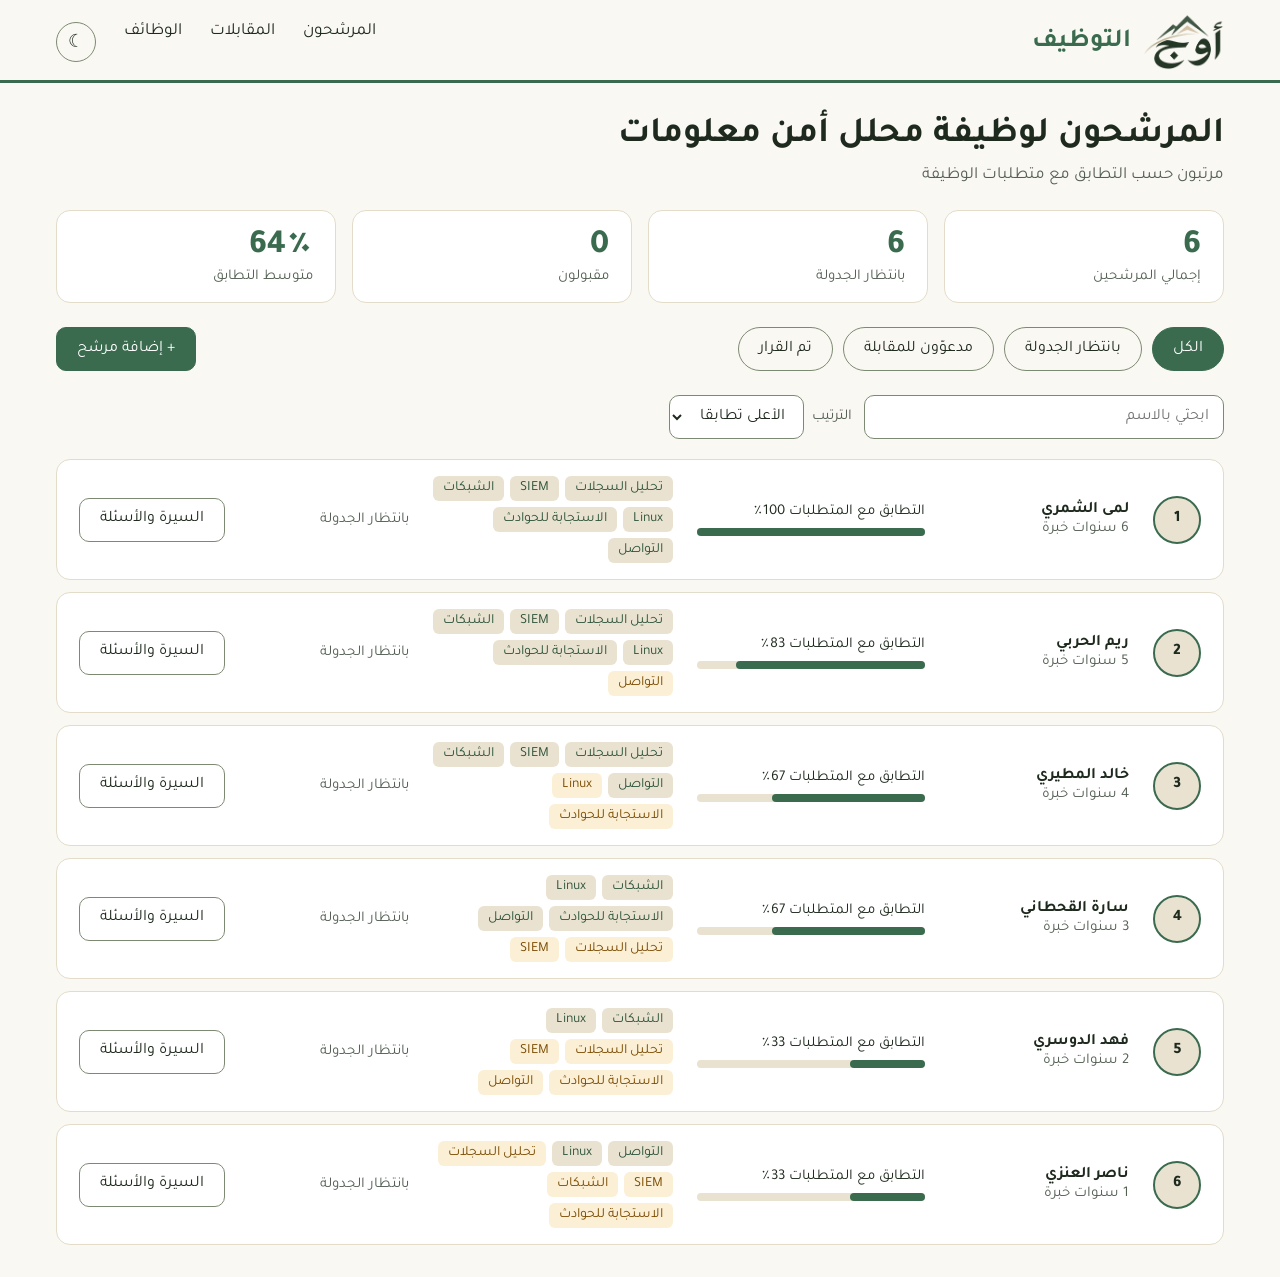
<file: index.html>
<!DOCTYPE html>
<html lang="ar" dir="rtl">
<head>
    <meta charset="UTF-8">
    <meta name="viewport" content="width=device-width, initial-scale=1.0">
    <title>مدير المقابلات</title>
    <link rel="preconnect" href="https://fonts.googleapis.com">
    <link rel="stylesheet" href="https://fonts.googleapis.com/css2?family=Tajawal:wght@400;700;800&display=swap">
    <link rel="stylesheet" href="style.css">
    <script src="theme.js"></script>
</head>
<body>
    <header>
        <h1><a class="brand" href="index.html"><img src="logo.png" alt="أَوْج"><span>التوظيف</span></a></h1>
        <nav>
            <a href="index.html">المرشحون</a>
            <a href="schedule.html">المقابلات</a>
            <a href="jobs.html">الوظائف</a>
        </nav>
    </header>

    <main>
        <h2>المرشحون لوظيفة محلل أمن معلومات</h2>
        <p class="subtitle">مرتبون حسب التطابق مع متطلبات الوظيفة</p>

        <section class="stats">
            <div class="stat">
                <span class="stat-num" id="stat-total">0</span>
                <span class="stat-label">إجمالي المرشحين</span>
            </div>
            <div class="stat">
                <span class="stat-num" id="stat-pending">0</span>
                <span class="stat-label">بانتظار الجدولة</span>
            </div>
            <div class="stat">
                <span class="stat-num" id="stat-accepted">0</span>
                <span class="stat-label">مقبولون</span>
            </div>
            <div class="stat">
                <span class="stat-num" id="stat-match">0</span>
                <span class="stat-label">متوسط التطابق</span>
            </div>
        </section>

        <div class="filters">
            <button class="chip active" data-filter="all">الكل</button>
            <button class="chip" data-filter="pending">بانتظار الجدولة</button>
            <button class="chip" data-filter="invited">مدعوّون للمقابلة</button>
            <button class="chip" data-filter="decided">تم القرار</button>
            <a class="btn primary add-link" href="add.html">+ إضافة مرشح</a>
        </div>

        <div class="tools">
            <input type="search" id="search" class="search" placeholder="ابحثي بالاسم" maxlength="60" autocomplete="off" aria-label="بحث بالاسم">
            <label class="sort-label">الترتيب
                <select id="sort" class="sort">
                    <option value="match">الأعلى تطابقاً</option>
                    <option value="years">الأكثر خبرة</option>
                </select>
            </label>
        </div>

        <!-- البطاقات يبنيها script.js هنا -->
        <div class="list" id="candidates-list"></div>
    </main>

    <script src="data.js"></script>
    <script src="schedule-store.js"></script>
    <script src="script.js"></script>
</body>
</html>
</file>
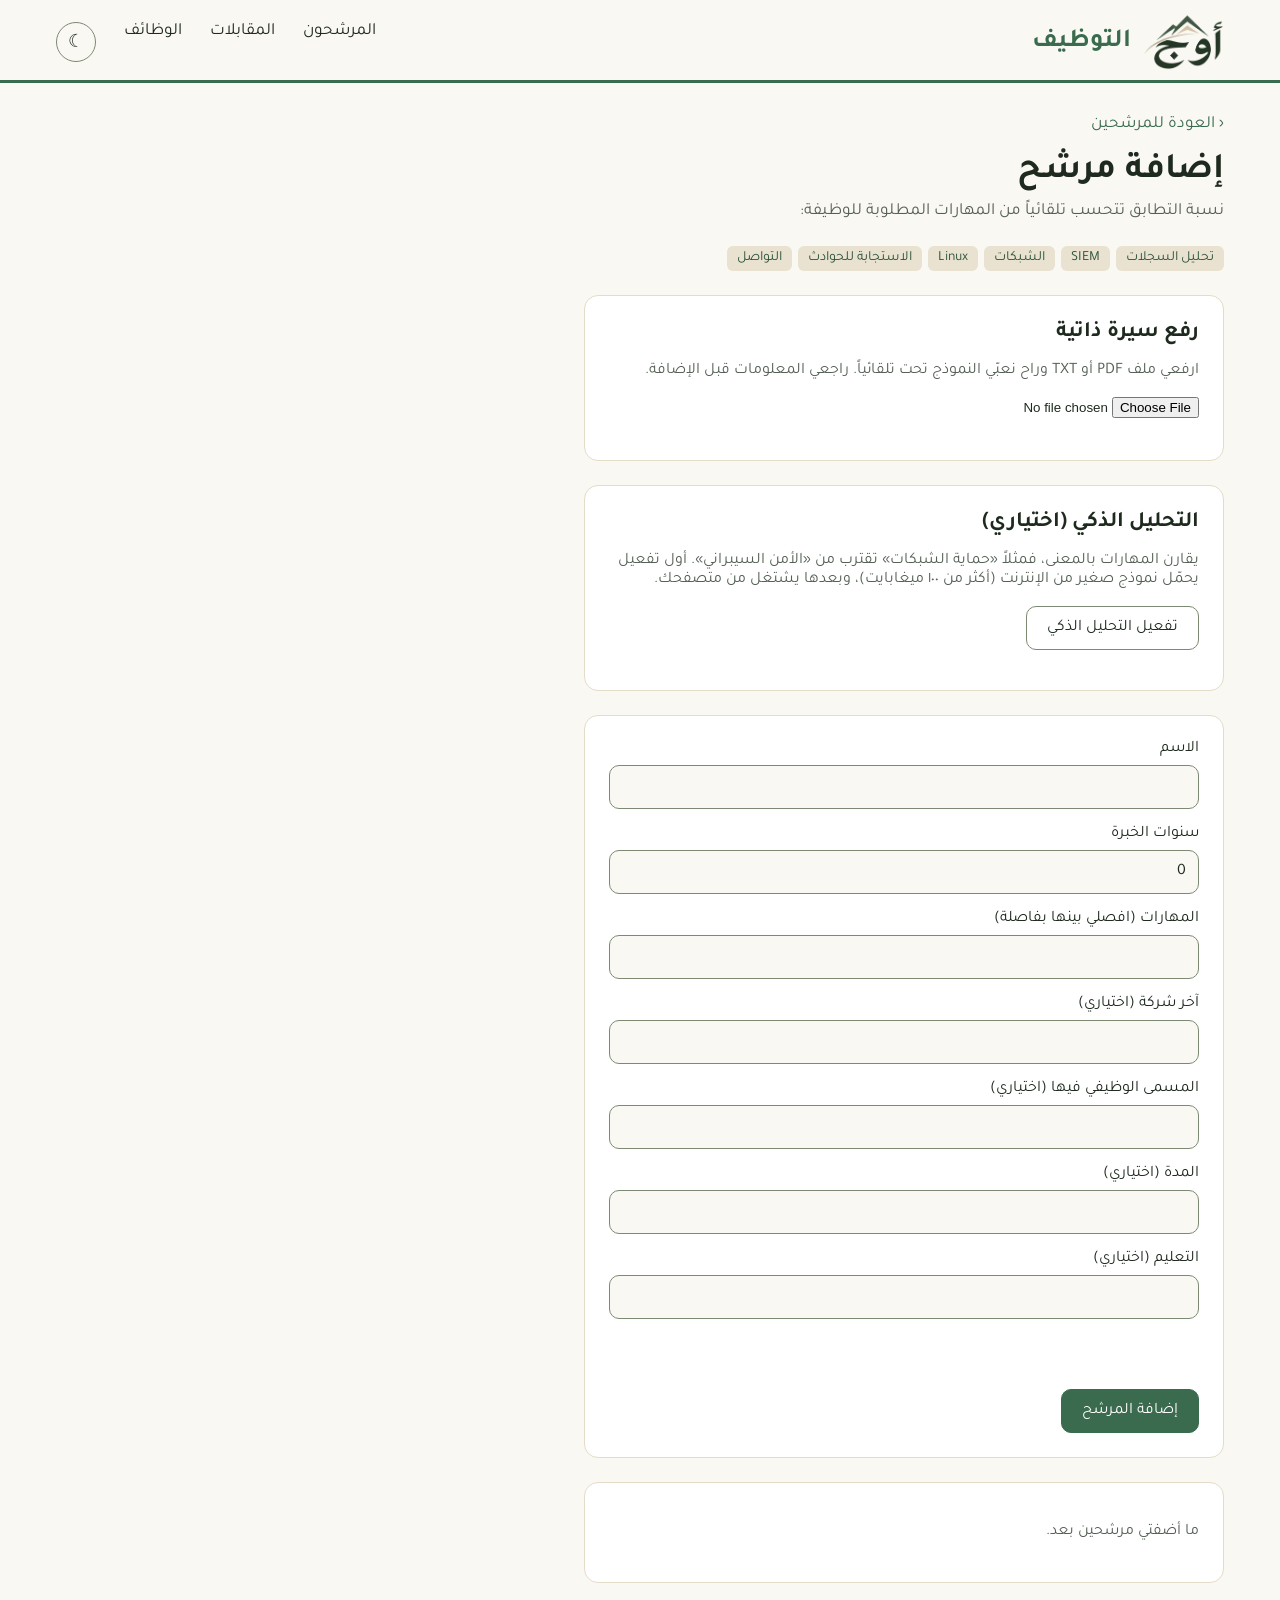
<file: add.html>
<!DOCTYPE html>
<html lang="ar" dir="rtl">
<head>
    <meta charset="UTF-8">
    <meta name="viewport" content="width=device-width, initial-scale=1.0">
    <title>إضافة مرشح</title>
    <link rel="preconnect" href="https://fonts.googleapis.com">
    <link rel="stylesheet" href="https://fonts.googleapis.com/css2?family=Tajawal:wght@400;700;800&display=swap">
    <link rel="stylesheet" href="style.css">
    <script src="theme.js"></script>
</head>
<body>
    <header>
        <h1><a class="brand" href="index.html"><img src="logo.png" alt="أَوْج"><span>التوظيف</span></a></h1>
        <nav>
            <a href="index.html">المرشحون</a>
            <a href="schedule.html">المقابلات</a>
            <a href="jobs.html">الوظائف</a>
        </nav>
    </header>

    <main>
        <a class="back" href="index.html">‹ العودة للمرشحين</a>
        <h2>إضافة مرشح</h2>
        <p class="subtitle">نسبة التطابق تتحسب تلقائياً من المهارات المطلوبة للوظيفة:</p>
        <div class="tags-row required-row" id="required"></div>

        <section class="panel upload">
            <h3>رفع سيرة ذاتية</h3>
            <p class="muted">ارفعي ملف PDF أو TXT وراح نعبّي النموذج تحت تلقائياً. راجعي المعلومات قبل الإضافة.</p>
            <input type="file" id="cv-file" accept=".pdf,.txt">
            <p class="muted" id="cv-msg" role="status"></p>
        </section>

        <section class="panel upload">
            <h3>التحليل الذكي (اختياري)</h3>
            <p class="muted">يقارن المهارات بالمعنى، فمثلاً «حماية الشبكات» تقترب من «الأمن السيبراني». أول تفعيل يحمّل نموذج صغير من الإنترنت (أكثر من ١٠٠ ميغابايت)، وبعدها يشتغل من متصفحك.</p>
            <button class="btn" type="button" id="ai-btn">تفعيل التحليل الذكي</button>
            <p class="muted" id="ai-msg" role="status"></p>
        </section>

        <form class="panel form" id="candidate-form" novalidate>
            <label class="field">
                <span>الاسم</span>
                <input id="f-name" maxlength="60" autocomplete="off">
            </label>

            <label class="field">
                <span>سنوات الخبرة</span>
                <input id="f-years" type="number" min="0" max="50" value="0">
            </label>

            <label class="field">
                <span>المهارات (افصلي بينها بفاصلة)</span>
                <input id="f-skills" maxlength="300" autocomplete="off">
            </label>

            <label class="field">
                <span>آخر شركة (اختياري)</span>
                <input id="f-company" maxlength="60" autocomplete="off">
            </label>

            <label class="field">
                <span>المسمى الوظيفي فيها (اختياري)</span>
                <input id="f-role" maxlength="60" autocomplete="off">
            </label>

            <label class="field">
                <span>المدة (اختياري)</span>
                <input id="f-period" maxlength="40" autocomplete="off">
            </label>

            <label class="field">
                <span>التعليم (اختياري)</span>
                <input id="f-edu" maxlength="80" autocomplete="off">
            </label>

            <p class="error" id="form-error" role="alert"></p>
            <p class="muted" id="form-msg"></p>

            <div>
                <button class="btn primary" type="submit">إضافة المرشح</button>
            </div>
        </form>

        <section class="panel" id="added"></section>
    </main>

    <script src="data.js"></script>
    <script src="schedule-store.js"></script>
    <script src="cv-reader.js"></script>
    <script src="ai-match.js"></script>
    <script src="add.js"></script>
</body>
</html>
</file>
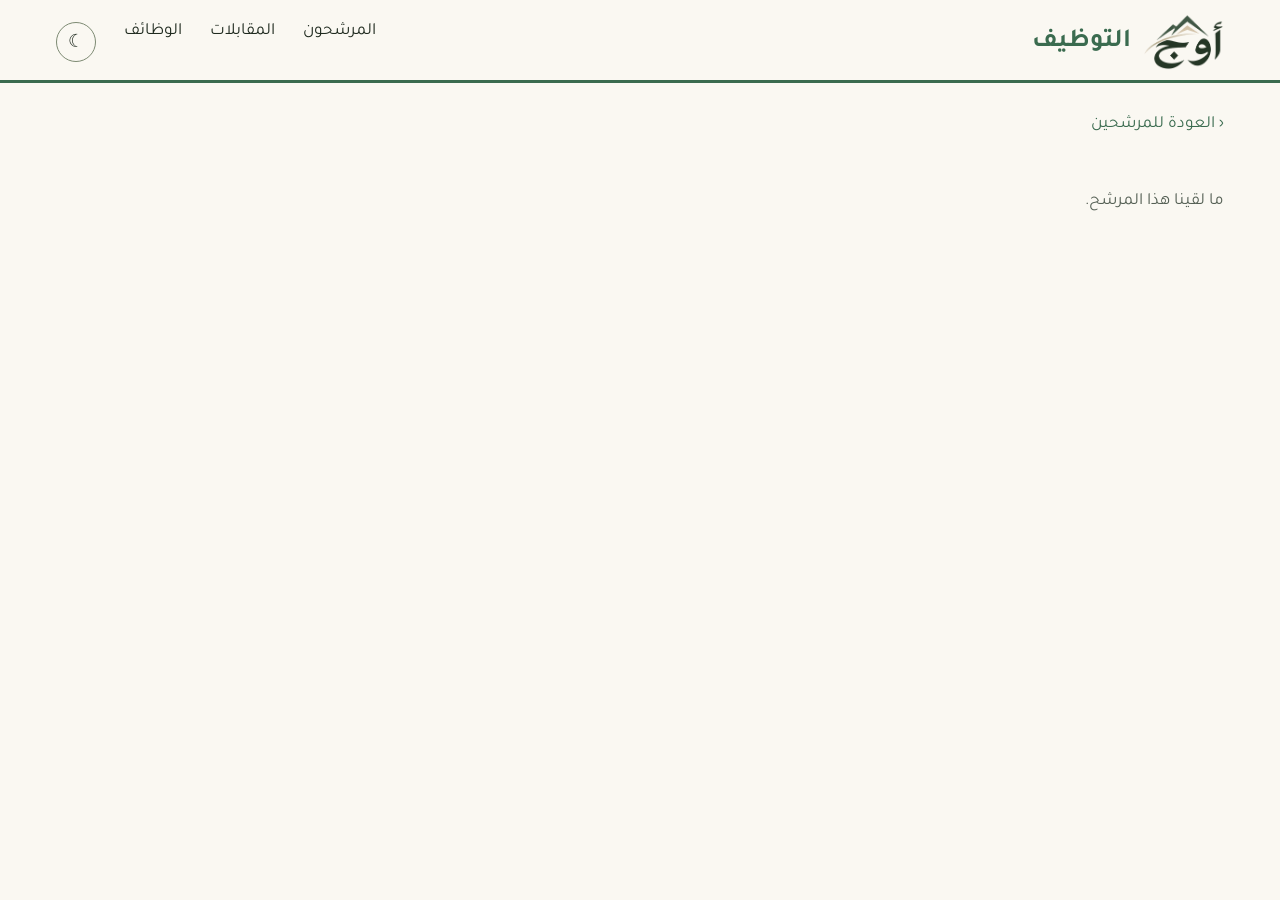
<file: interview.html>
<!DOCTYPE html>
<html lang="ar" dir="rtl">
<head>
    <meta charset="UTF-8">
    <meta name="viewport" content="width=device-width, initial-scale=1.0">
    <title>مقابلة</title>
    <link rel="preconnect" href="https://fonts.googleapis.com">
    <link rel="stylesheet" href="https://fonts.googleapis.com/css2?family=Tajawal:wght@400;700;800&display=swap">
    <link rel="stylesheet" href="style.css">
    <script src="theme.js"></script>
</head>
<body>
    <header>
        <h1><a class="brand" href="index.html"><img src="logo.png" alt="أَوْج"><span>التوظيف</span></a></h1>
        <nav>
            <a href="index.html">المرشحون</a>
            <a href="schedule.html">المقابلات</a>
            <a href="jobs.html">الوظائف</a>
        </nav>
    </header>

    <main id="interview"></main>

    <script src="data.js"></script>
    <script src="schedule-store.js"></script>
    <script src="questions.js"></script>
    <script src="interview.js"></script>
</body>
</html>
</file>
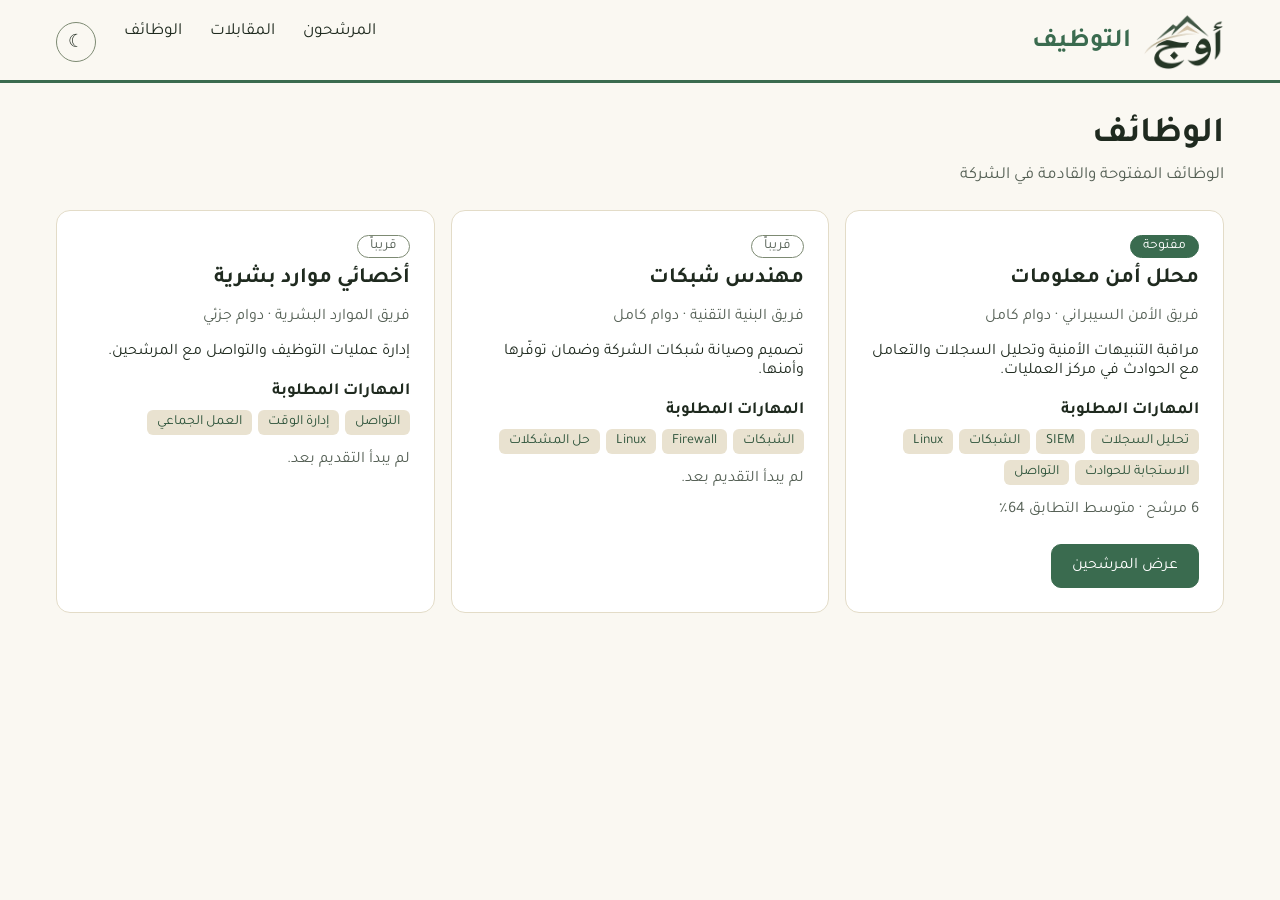
<file: jobs.html>
<!DOCTYPE html>
<html lang="ar" dir="rtl">
<head>
    <meta charset="UTF-8">
    <meta name="viewport" content="width=device-width, initial-scale=1.0">
    <title>الوظائف</title>
    <link rel="preconnect" href="https://fonts.googleapis.com">
    <link rel="stylesheet" href="https://fonts.googleapis.com/css2?family=Tajawal:wght@400;700;800&display=swap">
    <link rel="stylesheet" href="style.css">
    <script src="theme.js"></script>
</head>
<body>
    <header>
        <h1><a class="brand" href="index.html"><img src="logo.png" alt="أَوْج"><span>التوظيف</span></a></h1>
        <nav>
            <a href="index.html">المرشحون</a>
            <a href="schedule.html">المقابلات</a>
            <a href="jobs.html">الوظائف</a>
        </nav>
    </header>

    <main>
        <h2>الوظائف</h2>
        <p class="subtitle">الوظائف المفتوحة والقادمة في الشركة</p>
        <div class="jobs" id="jobs"></div>
    </main>

    <script src="data.js"></script>
    <script src="schedule-store.js"></script>
    <script src="jobs.js"></script>
</body>
</html>
</file>
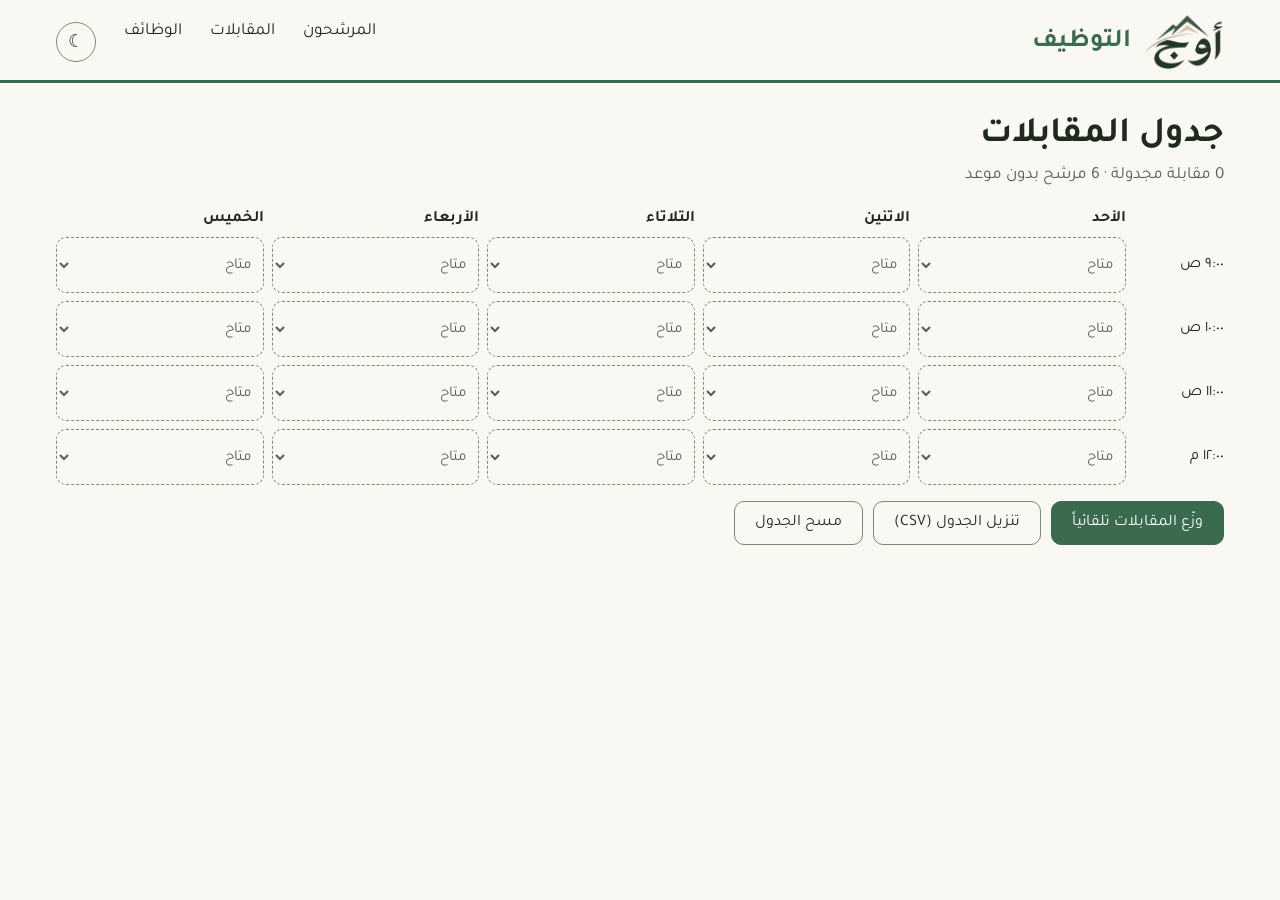
<file: schedule.html>
<!DOCTYPE html>
<html lang="ar" dir="rtl">
<head>
    <meta charset="UTF-8">
    <meta name="viewport" content="width=device-width, initial-scale=1.0">
    <title>جدول المقابلات</title>
    <link rel="preconnect" href="https://fonts.googleapis.com">
    <link rel="stylesheet" href="https://fonts.googleapis.com/css2?family=Tajawal:wght@400;700;800&display=swap">
    <link rel="stylesheet" href="style.css">
    <script src="theme.js"></script>
</head>
<body>
    <header>
        <h1><a class="brand" href="index.html"><img src="logo.png" alt="أَوْج"><span>التوظيف</span></a></h1>
        <nav>
            <a href="index.html">المرشحون</a>
            <a href="schedule.html">المقابلات</a>
            <a href="jobs.html">الوظائف</a>
        </nav>
    </header>

    <main>
        <h2>جدول المقابلات</h2>
        <p class="subtitle" id="summary"></p>

        <div class="schedule-wrap">
            <div class="schedule-grid" id="grid"></div>
        </div>

        <div class="save-row">
            <button class="btn primary" id="auto-btn">وزّع المقابلات تلقائياً</button>
            <button class="btn" id="export-btn">تنزيل الجدول (CSV)</button>
            <button class="btn" id="clear-btn">مسح الجدول</button>
        </div>
    </main>

    <script src="data.js"></script>
    <script src="schedule-store.js"></script>
    <script src="schedule.js"></script>
</body>
</html>
</file>
<file: style.css>
/* ===== الألوان (نغيرها من هنا فتتغير بكل الموقع) ===== */
:root {
    --bg: #faf8f2;
    --INK: #1f2a1f;
    --PRIMARY: #3A6B4F;
    --TINT: #E9E2D0;
    --border: #E3dcc8;
    --muted: #556055;
    --line: #7D8A73;
    --card: #ffffff;
    --on-primary: #ffffff;
    --tag-ink: #2C5239;
    --warn-bg: #FBEFD5;
    --warn-ink: #7A4B00;
    --slot-border: #CFC4A3;
    --danger: #9B2C2C;
}

/* ===== الوضع الداكن ===== */
[data-theme="dark"] {
    --bg: #121a14;
    --INK: #e8efe6;
    --PRIMARY: #6fb58a;
    --TINT: #243127;
    --border: #2f3d32;
    --muted: #a3b0a2;
    --line: #5f7160;
    --card: #1a251d;
    --on-primary: #0f1a12;
    --tag-ink: #bfe0c9;
    --warn-bg: #3a2f14;
    --warn-ink: #f0cf8a;
    --slot-border: #4a5a4c;
    --danger: #ff9a9a;
}

* { box-sizing: border-box; }

body {
    margin: 0;
    font-family: 'Tajawal', 'Segoe UI', Tahoma, sans-serif;
    background: var(--bg);
    color: var(--INK);
}

/* ===== الرأس ===== */
header {
    display: flex;
    justify-content: space-between;
    align-items: center;
    padding: 14px 56px 10px;
    border-bottom: 3px solid var(--PRIMARY);
}

header h1 {
    margin: 0;
    font-size: 26px;
    color: var(--PRIMARY);
}

/* ===== الشعار ===== */
.brand {
    display: flex;
    align-items: center;
    gap: 12px;
    color: inherit;
    text-decoration: none;
}

.brand img {
    height: 56px;
    width: auto;
    display: block;
}

nav {
    display: flex;
    gap: 28px;
}

nav a {
    color: var(--INK);
    text-decoration: none;
    font-size: 17px;
}

nav a:hover {
    color: var(--PRIMARY);
}

/* ===== المحتوى الرئيسي ===== */
main {
    padding: 32px 56px;
}

main h2 {
    margin: 0;
    font-size: 36px;
}

.subtitle {
    color: var(--muted);
    font-size: 17px;
    margin: 8px 0 24px;
}

/* ===== أزرار التصفية ===== */
.filters {
    display: flex;
    gap: 10px;
    margin-bottom: 24px;
}

.chip {
    font: inherit;
    font-size: 16px;
    min-height: 44px;
    padding: 0 20px;
    border-radius: 999px;
    background: transparent;
    border: 1px solid var(--line);
    color: var(--INK);
    cursor: pointer;
}

.chip.active {
    background: var(--PRIMARY);
    border-color: var(--PRIMARY);
    color: var(--on-primary);
}

/* ===== قائمة المرشحين والبطاقة ===== */
.list {
    display: flex;
    flex-direction: column;
    gap: 12px;
}

.card {
    display: flex;
    flex-wrap: wrap;
    align-items: center;
    gap: 24px;
    background: var(--card);
    border: 1px solid var(--border);
    border-radius: 14px;
    padding: 16px 22px;
    transition: transform 0.2s, border-color 0.2s;
}

.card:hover {
    transform: translateY(-3px);
    border-color: var(--PRIMARY);
}

.rank {
    width: 48px;
    height: 48px;
    flex-shrink: 0;
    border-radius: 50%;
    background: var(--TINT);
    border: 2px solid var(--PRIMARY);
    display: flex;
    align-items: center;
    justify-content: center;
    font-weight: 800;
}

.info {
    width: 180px;
    flex-shrink: 0;
    display: flex;
    flex-direction: column;
}

.info span {
    color: var(--muted);
    font-size: 15px;
}

/* ===== شريط التطابق ===== */
.match {
    flex: 1;
    min-width: 180px;
}

.match span {
    font-size: 15px;
}

.bar {
    height: 8px;
    border-radius: 4px;
    background: var(--TINT);
    margin-top: 6px;
}

.bar-fill {
    height: 8px;
    border-radius: 4px;
    background: var(--PRIMARY);
}

/* ===== الوسوم والحالة والزر ===== */
.tags {
    display: flex;
    flex-wrap: wrap;
    gap: 6px;
    width: 240px;
    flex-shrink: 0;
}

.tag {
    background: var(--TINT);
    color: var(--tag-ink);
    border-radius: 6px;
    padding: 4px 10px;
    font-size: 14px;
}

.tag.warn {
    background: var(--warn-bg);
    color: var(--warn-ink);
}

.status {
    width: 160px;
    flex-shrink: 0;
    font-size: 15px;
    color: var(--muted);
}

.btn {
    font: inherit;
    font-size: 16px;
    min-height: 44px;
    padding: 0 20px;
    flex-shrink: 0;
    border-radius: 10px;
    border: 1px solid var(--line);
    background: transparent;
    color: var(--INK);
    cursor: pointer;
}

/* منع انكسار النص داخل هذي العناصر */
.tag,
.btn,
.status,
.match span {
    white-space: nowrap;
}

/* ===== رسالة عدم وجود نتائج ===== */
.empty {
    color: var(--muted);
    font-size: 17px;
    padding: 24px 0;
}

/* ===== بطاقات الإحصائيات ===== */
.stats {
    display: flex;
    gap: 16px;
    margin-bottom: 24px;
}

.stat {
    flex: 1;
    display: flex;
    flex-direction: column;
    background: var(--card);
    border: 1px solid var(--border);
    border-radius: 14px;
    padding: 16px 22px;
}

.stat-num {
    font-size: 34px;
    font-weight: 800;
    color: var(--PRIMARY);
}

.stat-label {
    color: var(--muted);
    font-size: 15px;
}

/* ===== حركة ظهور البطاقات ===== */
@keyframes card-in {
    from {
        opacity: 0;
        transform: translateY(16px);
    }
    to {
        opacity: 1;
        transform: translateY(0);
    }
}

.card {
    animation: card-in 0.5s ease backwards;
}

/* ===== الزر بشكل رابط ===== */
a.btn {
    display: inline-flex;
    align-items: center;
    text-decoration: none;
}

/* ===== صفحة المقابلة ===== */
.back {
    display: inline-block;
    margin-bottom: 16px;
    color: var(--PRIMARY);
    text-decoration: none;
    font-size: 17px;
}

.panel {
    background: var(--card);
    border: 1px solid var(--border);
    border-radius: 14px;
    padding: 24px;
}

.panel h3 {
    margin: 0 0 4px;
    font-size: 22px;
}

.panel h4 {
    margin: 20px 0 8px;
    font-size: 17px;
}

.panel p,
.panel li {
    font-size: 16px;
}

.panel ul {
    margin: 0;
    padding-inline-start: 20px;
}

.muted {
    color: var(--muted);
}

.tags-row {
    display: flex;
    flex-wrap: wrap;
    gap: 6px;
}

.columns {
    display: flex;
    flex-wrap: wrap;
    gap: 24px;
    align-items: flex-start;
}

.panel-cv {
    flex: 0 0 380px;
}

.panel-questions {
    flex: 1 1 400px;
}

.q {
    display: flex;
    gap: 10px;
    align-items: flex-start;
    margin-bottom: 10px;
    font-size: 17px;
}

.q input {
    margin-top: 7px;
    accent-color: var(--PRIMARY);
}

.panel-notes {
    margin-top: 24px;
}

.notes {
    display: block;
    width: 100%;
    font: inherit;
    font-size: 16px;
    padding: 12px;
    border: 1px solid var(--line);
    border-radius: 10px;
    background: var(--bg);
    color: var(--INK);
    resize: vertical;
}

.rating-row,
.save-row {
    display: flex;
    flex-wrap: wrap;
    align-items: center;
    gap: 10px;
    margin-top: 16px;
}

/* ===== جدول المقابلات ===== */
.schedule-wrap {
    overflow-x: auto;
}

.schedule-grid {
    display: grid;
    grid-template-columns: 90px repeat(5, minmax(130px, 1fr));
    gap: 8px;
    align-items: center;
    min-width: 760px;
}

.slot {
    font: inherit;
    font-size: 15px;
    min-height: 56px;
    padding: 0 8px;
    border-radius: 10px;
    border: 1px dashed var(--line);
    background: transparent;
    color: var(--muted);
    cursor: pointer;
}

.slot.filled {
    background: var(--TINT);
    border: 1px solid var(--slot-border);
    color: var(--tag-ink);
}

.btn.primary {
    background: var(--PRIMARY);
    border-color: var(--PRIMARY);
    color: var(--on-primary);
}

/* ===== نموذج إضافة مرشح ===== */
.filters .add-link {
    margin-inline-start: auto;
}

.required-row {
    margin-bottom: 24px;
}

.form {
    display: grid;
    gap: 16px;
    max-width: 640px;
}

.field {
    display: flex;
    flex-direction: column;
    gap: 6px;
    font-size: 16px;
}

.field input {
    font: inherit;
    font-size: 16px;
    min-height: 44px;
    padding: 8px 12px;
    border: 1px solid var(--line);
    border-radius: 10px;
    background: var(--bg);
    color: var(--INK);
}

.error {
    margin: 0;
    min-height: 1.4em;
    color: var(--danger);
}

#form-msg {
    margin: 0;
}

.upload {
    max-width: 640px;
    margin-bottom: 24px;
}

.panel + .panel {
    margin-top: 24px;
}

#added {
    max-width: 640px;
}

.added-row {
    display: flex;
    justify-content: space-between;
    align-items: center;
    gap: 12px;
    padding: 10px 0;
    border-top: 1px solid var(--border);
}

/* ===== انتقال سلس بين الصفحات (يشتغل بمتصفحات كروم الحديثة) ===== */
@view-transition {
    navigation: auto;
}

/* ===== زر الوضع الداكن ===== */
.theme-btn {
    font: inherit;
    font-size: 18px;
    width: 40px;
    height: 40px;
    border-radius: 50%;
    border: 1px solid var(--line);
    background: transparent;
    color: var(--INK);
    cursor: pointer;
}

[data-theme="dark"] .brand img {
    background: #faf8f2;
    border-radius: 10px;
    padding: 4px 8px;
}

/* ===== البحث والترتيب ===== */
.tools {
    display: flex;
    flex-wrap: wrap;
    gap: 12px;
    align-items: center;
    margin-bottom: 20px;
}

.search,
.sort {
    font: inherit;
    font-size: 16px;
    min-height: 44px;
    padding: 0 14px;
    border: 1px solid var(--line);
    border-radius: 10px;
    background: var(--card);
    color: var(--INK);
}

.search { flex: 1 1 220px; max-width: 360px; }

.sort-label {
    display: flex;
    align-items: center;
    gap: 8px;
    color: var(--muted);
    font-size: 15px;
}

/* ===== صفحة الوظائف ===== */
.jobs {
    display: grid;
    grid-template-columns: repeat(auto-fit, minmax(280px, 1fr));
    gap: 16px;
}

.jobs .panel + .panel { margin-top: 0; }

.job-badge {
    display: inline-block;
    padding: 2px 12px;
    margin-bottom: 8px;
    border-radius: 999px;
    border: 1px solid var(--line);
    color: var(--muted);
    font-size: 14px;
}

.job-badge.open {
    background: var(--PRIMARY);
    border-color: var(--PRIMARY);
    color: var(--on-primary);
}

.job .btn { margin-top: 8px; }

/* ===== الجوال والشاشات الصغيرة ===== */
@media (max-width: 768px) {
    header {
        flex-direction: column;
        align-items: flex-start;
        gap: 10px;
        padding: 14px 20px 10px;
    }

    .brand img { height: 44px; }

    nav { gap: 20px; }
    nav a { font-size: 16px; }

    main { padding: 24px 20px; }
    main h2 { font-size: 26px; }

    .stats { gap: 8px; flex-wrap: wrap; }
    .stat { padding: 12px; flex: 1 1 40%; }
    .stat-num { font-size: 26px; }
    .stat-label { font-size: 13px; }

    .filters { flex-wrap: wrap; }
    .filters .add-link { margin-inline-start: 0; }

    /* البطاقة: كل شي تحت بعض بعرض كامل */
    .card { gap: 14px; padding: 16px; }
    .info { width: calc(100% - 64px); }
    .match { flex-basis: 100%; }
    .tags { width: 100%; }
    .status { width: 100%; }
    .card .btn { width: 100%; justify-content: center; }

    .panel { padding: 16px; }
    .panel-cv { flex: 1 1 100%; }
    .panel-questions { flex: 1 1 100%; }
}

/* ===== لازم يكون آخر الملف: احترام من تفضل تقليل الحركة ===== */
@media (prefers-reduced-motion: reduce) {
    .card {
        transition: none;
        animation: none;
    }
    .card:hover {
        transform: none;
    }
    ::view-transition-group(*),
    ::view-transition-old(*),
    ::view-transition-new(*) {
        animation: none;
    }
}
</file>
